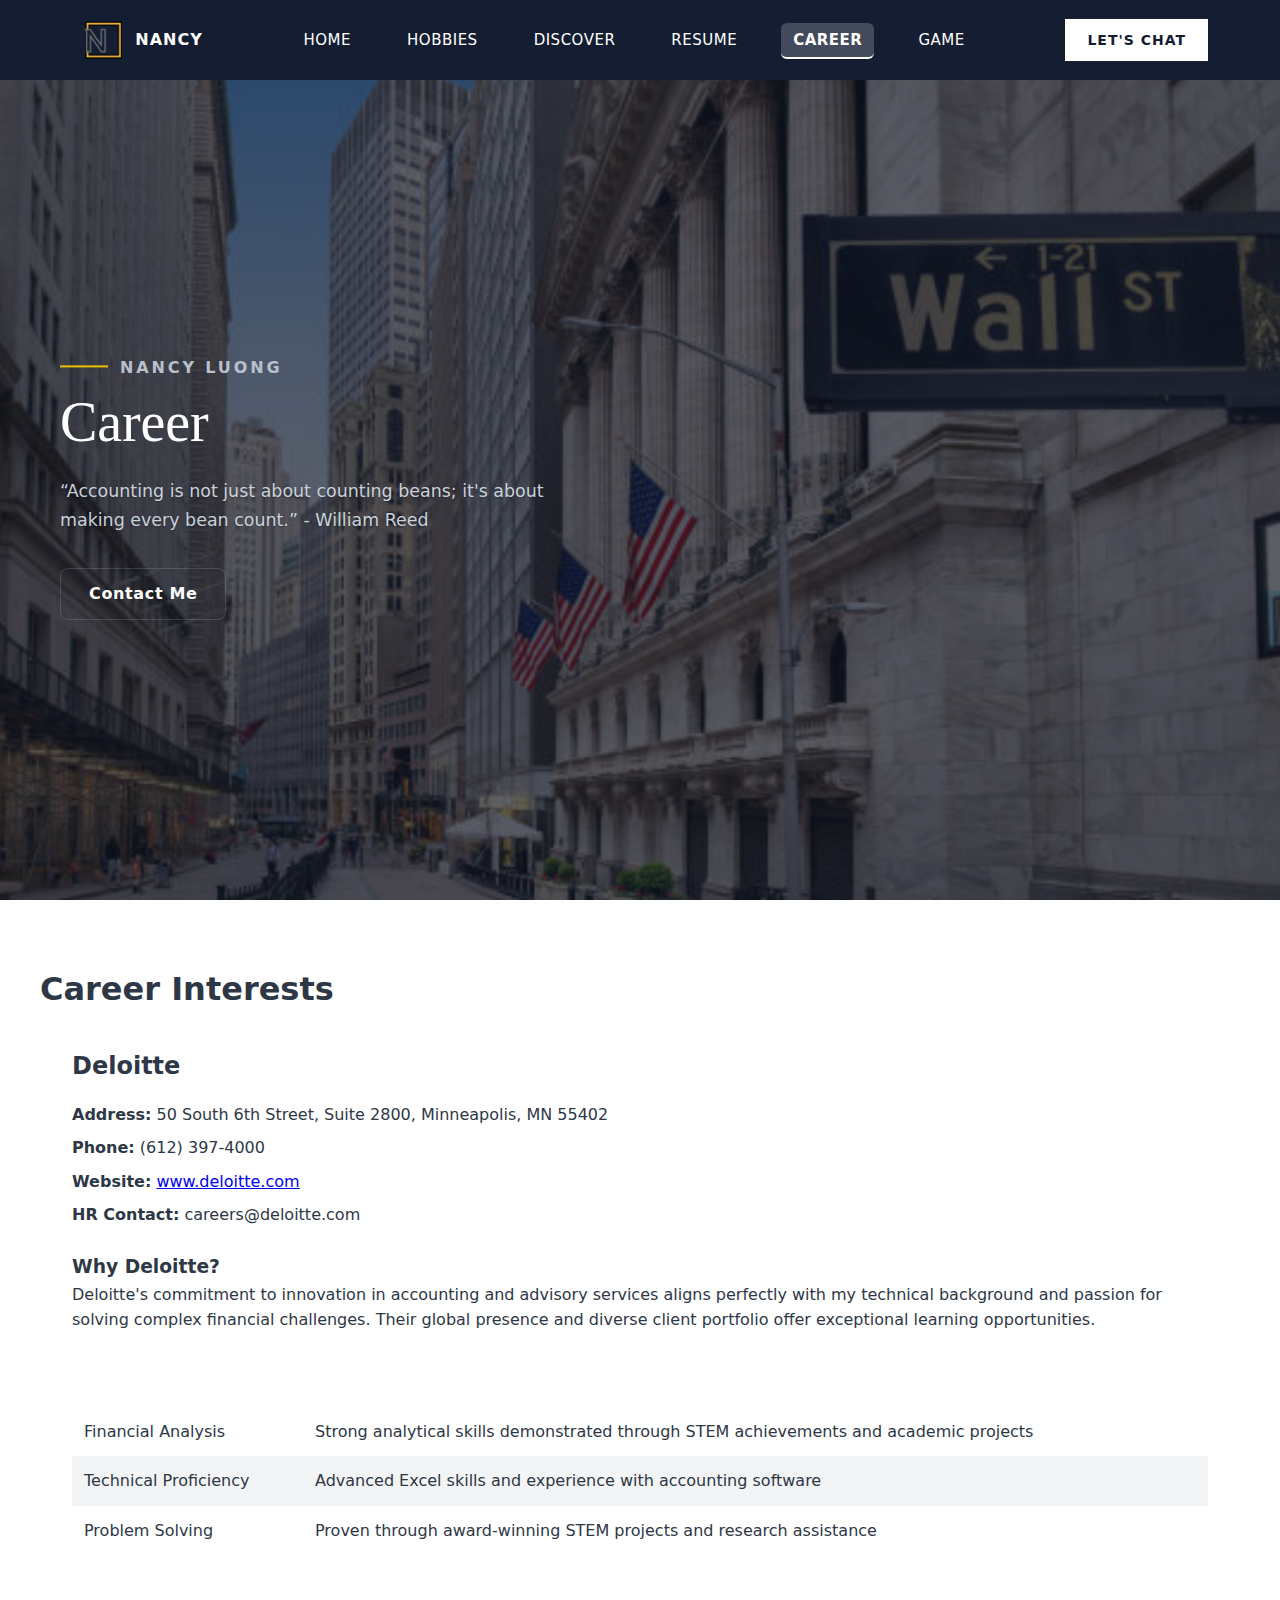
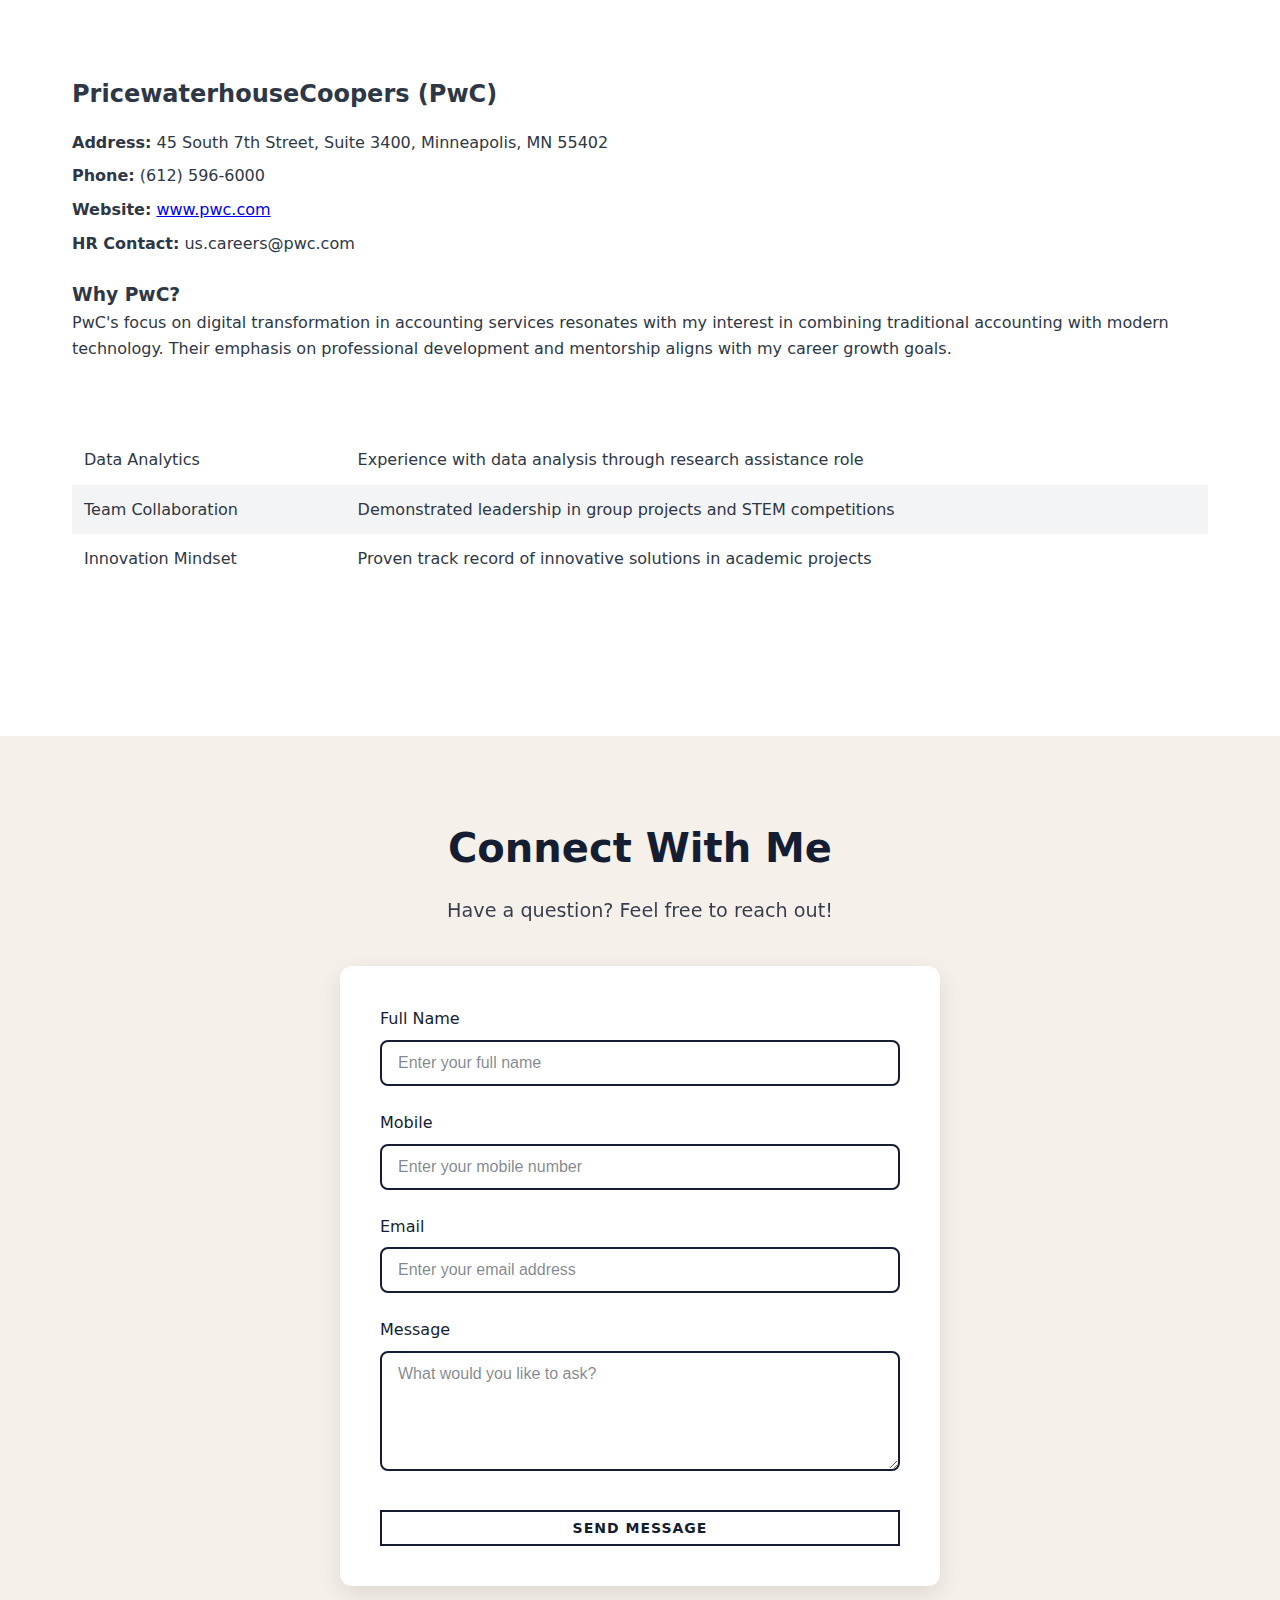
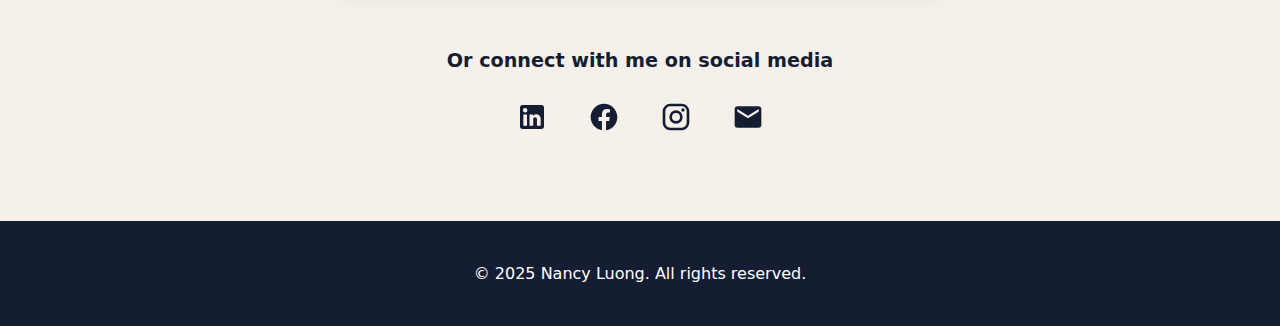
<file: career.html>
<!DOCTYPE html>
<html lang="en">
<head>
    <meta charset="UTF-8">
    <meta name="viewport" content="width=device-width, initial-scale=1.0">
    <title>Career Interests - Nancy Luong</title>
    <link rel="stylesheet" href="styles.css">
    <style>
        .career-section {
            padding: 4rem 0;
        }
        
        .company-card {
            background: var(--gray-100);
            border-radius: 8px;
            padding: 2rem;
            margin-bottom: 2rem;
        }
        
        .company-card h2 {
            color: var(--navy);
            margin-bottom: 1rem;
        }
        
        .company-meta {
            margin-bottom: 1.5rem;
        }
        
        .company-meta p {
            margin-bottom: 0.5rem;
        }
        
        .skills-table {
            width: 100%;
            border-collapse: collapse;
            margin: 1.5rem 0;
        }
        
        .skills-table th,
        .skills-table td {
            padding: 0.75rem;
            border: 1px solid var(--navy);
        }
        
        .skills-table th {
            background: var(--navy);
            color: var(--white);
            text-align: left;
        }
        
        .skills-table tr:nth-child(even) {
            background: rgba(11, 31, 58, 0.05);
        }
    </style>
</head>
<body>
    <a href="#main" class="skip-to-content">Skip to content</a>
    
   <header class="site-header">
  <div class="container header-content">
    <div class="header-left">
      <a href="index.html" class="logo-link">
    <img src="logo.png" alt="Nancy" class="logo-image">
        <span class="site-title">NANCY</span>
      </a>
    </div>

    <nav aria-label="Main" class="header-center">
      <button class="nav-toggle" aria-label="Toggle navigation" aria-expanded="false" data-nav-toggle>
        <svg width="24" height="24" viewBox="0 0 24 24" fill="none" stroke="currentColor" stroke-width="2">
          <path d="M3 6h18M3 12h18M3 18h18"/>
        </svg>
      </button>
      <ul class="nav-menu" data-nav-menu>
        <li><a href="index.html" class="nav-link">HOME</a></li>
        <li><a href="hobbies.html" class="nav-link">HOBBIES</a></li>
        <li><a href="discover.html" class="nav-link">DISCOVER</a></li>
        <li><a href="resume.html" class="nav-link">RESUME</a></li>
        <li><a href="career.html" class="nav-link active">CAREER</a></li>
        <li><a href="game.html" class="nav-link">GAME</a></li>
      </ul>
    </nav>

    <div class="header-right">
      <a href="#contact" class="btn btn-accent">LET'S CHAT</a>
    </div>
  </div>
</header>

<main id="main">
    <section class="hero" id="home">
        <div class="hero-background" aria-hidden="true">
          <img src="career.png" alt="" role="presentation" />
        </div>
      
        <div class="hero__content">
          <!-- Intro nhỏ, uppercase + có thể kẻ gạch vàng bằng ::before -->
          <p class="hero__intro">NANCY LUONG</p>
      
          <!-- Highlight to, xuống dòng giống mockup -->
          <h1 class="hero__title">
            Career
          </h1>
      
          <!-- Body text gọn gàng -->
          <p class="hero__desc">
            “Accounting is not just about counting beans; it's about making every bean count.” - William Reed


        </p>
      
          <!-- Buttons: primary (solid) + ghost (outline) -->
          <div class="hero__actions">
            <a
              href="#contact"
              class="btn btn--ghost"
              aria-label="Contact Nancy"
            >
              Contact Me
            </a>
          </div>
        </div>
      </section>
        <div class="container career-section">
            <h1>Career Interests</h1>

            <article class="company-card">
                <h2>Deloitte</h2>
                <div class="company-meta">
                    <p><strong>Address:</strong> 50 South 6th Street, Suite 2800, Minneapolis, MN 55402</p>
                    <p><strong>Phone:</strong> (612) 397-4000</p>
                    <p><strong>Website:</strong> <a href="https://www2.deloitte.com/us/en.html">www.deloitte.com</a></p>
                    <p><strong>HR Contact:</strong> careers@deloitte.com</p>
                </div>
                
                <h3>Why Deloitte?</h3>
                <p>Deloitte's commitment to innovation in accounting and advisory services aligns perfectly with my technical background and passion for solving complex financial challenges. Their global presence and diverse client portfolio offer exceptional learning opportunities.</p>
                
                <table class="skills-table">
                    <thead>
                        <tr>
                            <th>Required Skills</th>
                            <th>My Qualifications</th>
                        </tr>
                    </thead>
                    <tbody>
                        <tr>
                            <td>Financial Analysis</td>
                            <td>Strong analytical skills demonstrated through STEM achievements and academic projects</td>
                        </tr>
                        <tr>
                            <td>Technical Proficiency</td>
                            <td>Advanced Excel skills and experience with accounting software</td>
                        </tr>
                        <tr>
                            <td>Problem Solving</td>
                            <td>Proven through award-winning STEM projects and research assistance</td>
                        </tr>
                    </tbody>
                </table>
            </article>

            <article class="company-card">
                <h2>PricewaterhouseCoopers (PwC)</h2>
                <div class="company-meta">
                    <p><strong>Address:</strong> 45 South 7th Street, Suite 3400, Minneapolis, MN 55402</p>
                    <p><strong>Phone:</strong> (612) 596-6000</p>
                    <p><strong>Website:</strong> <a href="https://www.pwc.com/us/en.html">www.pwc.com</a></p>
                    <p><strong>HR Contact:</strong> us.careers@pwc.com</p>
                </div>
                
                <h3>Why PwC?</h3>
                <p>PwC's focus on digital transformation in accounting services resonates with my interest in combining traditional accounting with modern technology. Their emphasis on professional development and mentorship aligns with my career growth goals.</p>
                
                <table class="skills-table">
                    <thead>
                        <tr>
                            <th>Required Skills</th>
                            <th>My Qualifications</th>
                        </tr>
                    </thead>
                    <tbody>
                        <tr>
                            <td>Data Analytics</td>
                            <td>Experience with data analysis through research assistance role</td>
                        </tr>
                        <tr>
                            <td>Team Collaboration</td>
                            <td>Demonstrated leadership in group projects and STEM competitions</td>
                        </tr>
                        <tr>
                            <td>Innovation Mindset</td>
                            <td>Proven track record of innovative solutions in academic projects</td>
                        </tr>
                    </tbody>
                </table>
            </article>
        </div>

        <section id="contact" class="contact">
            <div class="container">
                <h2>Connect With Me</h2>
                <p class="contact__subtitle">Have a question? Feel free to reach out!</p>
                
                <form class="contact-form">
                    <div class="form-group">
                        <label for="fullName">Full Name</label>
                        <input type="text" id="fullName" name="fullName" required placeholder="Enter your full name">
                    </div>
                    
                    <div class="form-group">
                        <label for="mobile">Mobile</label>
                        <input type="tel" id="mobile" name="mobile" required placeholder="Enter your mobile number">
                    </div>
                    
                    <div class="form-group">
                        <label for="email">Email</label>
                        <input type="email" id="email" name="email" required placeholder="Enter your email address">
                    </div>
                    
                    <div class="form-group">
                        <label for="message">Message</label>
                        <textarea id="message" name="message" rows="4" placeholder="What would you like to ask?"></textarea>
                    </div>
                    
                    <button type="submit" class="btn btn-accent submit-btn">Send Message</button>
                </form>

                <div class="social-links">
                    <h3>Or connect with me on social media</h3>
                    <ul class="contact__links">
                        <li>
                            <a href="https://www.linkedin.com/in/nancy-luong-075a69362/" class="contact__link" aria-label="LinkedIn Profile">
                            <svg class="contact__icon" viewBox="0 0 24 24" fill="currentColor">
                                <path d="M19 3a2 2 0 0 1 2 2v14a2 2 0 0 1-2 2H5a2 2 0 0 1-2-2V5a2 2 0 0 1 2-2h14m-.5 15.5v-5.3a3.26 3.26 0 0 0-3.26-3.26c-.85 0-1.84.52-2.32 1.3v-1.11h-2.79v8.37h2.79v-4.93c0-.77.62-1.4 1.39-1.4a1.4 1.4 0 0 1 1.4 1.4v4.93h2.79M6.88 8.56a1.68 1.68 0 0 0 1.68-1.68c0-.93-.75-1.69-1.68-1.69a1.69 1.69 0 0 0-1.69 1.69c0 .93.76 1.68 1.69 1.68m1.39 9.94v-8.37H5.5v8.37h2.77z"/>
                            </svg>
                        </a>
                    </li>
                    <li>
                        <a href="https://www.facebook.com/bich.thao.814271/" class="contact__link" aria-label="Facebook Profile">
                            <svg class="contact__icon" viewBox="0 0 24 24" fill="currentColor">
                                <path d="M12 2.04C6.5 2.04 2 6.53 2 12.06C2 17.06 5.66 21.21 10.44 21.96V14.96H7.9V12.06H10.44V9.85C10.44 7.34 11.93 5.96 14.22 5.96C15.31 5.96 16.45 6.15 16.45 6.15V8.62H15.19C13.95 8.62 13.56 9.39 13.56 10.18V12.06H16.34L15.89 14.96H13.56V21.96A10 10 0 0 0 22 12.06C22 6.53 17.5 2.04 12 2.04Z"/>
                            </svg>
                        </a>
                    </li>
                    <li>
                        <a href="https://www.instagram.com/nancyluonggg/" class="contact__link" aria-label="Instagram Profile">
                            <svg class="contact__icon" viewBox="0 0 24 24" fill="currentColor">
                                <path d="M7.8 2h8.4C19.4 2 22 4.6 22 7.8v8.4a5.8 5.8 0 0 1-5.8 5.8H7.8C4.6 22 2 19.4 2 16.2V7.8A5.8 5.8 0 0 1 7.8 2m-.2 2A3.6 3.6 0 0 0 4 7.6v8.8C4 18.39 5.61 20 7.6 20h8.8a3.6 3.6 0 0 0 3.6-3.6V7.6C20 5.61 18.39 4 16.4 4H7.6m9.65 1.5a1.25 1.25 0 0 1 1.25 1.25A1.25 1.25 0 0 1 17.25 8 1.25 1.25 0 0 1 16 6.75a1.25 1.25 0 0 1 1.25-1.25M12 7a5 5 0 0 1 5 5 5 5 0 0 1-5 5 5 5 0 0 1-5-5 5 5 0 0 1 5-5m0 2a3 3 0 0 0-3 3 3 3 0 0 0 3 3 3 3 0 0 0 3-3 3 3 0 0 0-3-3z"/>
                            </svg>
                        </a>
                    </li>
                    <li>
                        <a href="mailto:luong135@d.umn.edu" class="contact__link" aria-label="Email">
                            <svg class="contact__icon" viewBox="0 0 24 24" fill="currentColor">
                                <path d="M20 4H4c-1.1 0-2 .9-2 2v12c0 1.1.9 2 2 2h16c1.1 0 2-.9 2-2V6c0-1.1-.9-2-2-2zm0 4l-8 5-8-5V6l8 5 8-5v2z"/>
                            </svg>
                        </a>
                    </li>
                </ul>
            </div>
        </section>
    </main>

    <footer class="site-footer">
        <div class="container">
            <p>&copy; 2025 Nancy Luong. All rights reserved.</p>
        </div>
    </footer>

    <script src="script.js"></script>
</body>
</html>
</file>
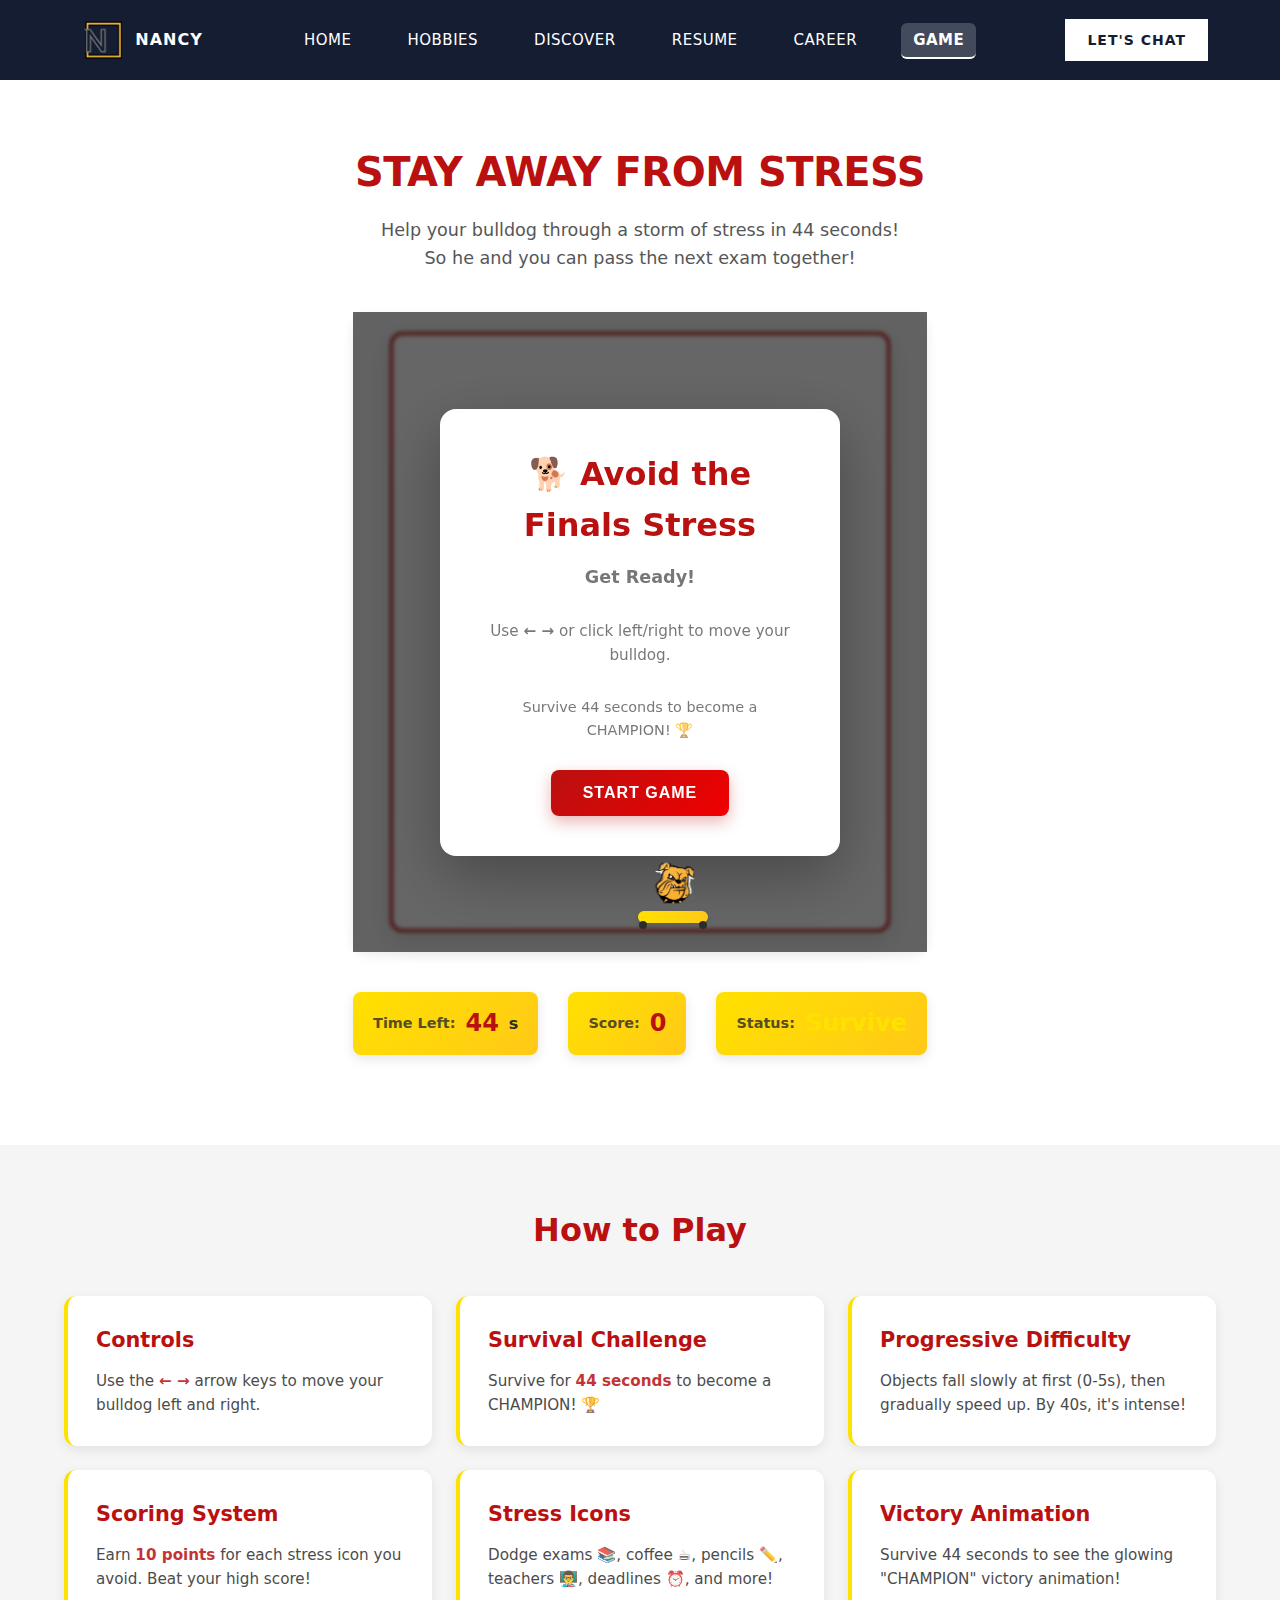
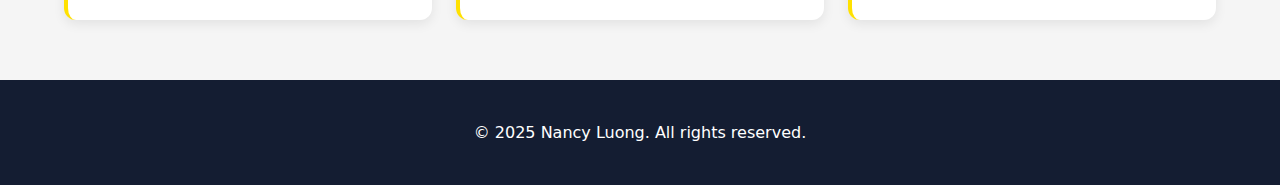
<file: game.html>
<!DOCTYPE html>
<html lang="en">
<head>
    <meta charset="UTF-8">
    <meta name="viewport" content="width=device-width, initial-scale=1.0">
    <meta name="description" content="Avoid the Finals Stress - UMD Edition. A fun game to test your reflexes during finals week!">
    <title>Avoid the Finals Stress - UMD Edition | Nancy Luong</title>
    <link rel="stylesheet" href="styles.css">
    <link rel="stylesheet" href="avoid-game.css">
</head>
<body>
    <a href="#main" class="skip-to-content">Skip to content</a>
    
    <header class="site-header">
        <div class="container header-content">
            <div class="header-left">
                <a href="index.html" class="logo-link">
                    <img src="logo.png" alt="Nancy" class="logo-image">
                    <span class="site-title">NANCY</span>
                </a>
            </div>
            
            <nav aria-label="Main" class="header-center">
                <button class="nav-toggle" aria-label="Toggle navigation" aria-expanded="false" data-nav-toggle>
                    <svg width="24" height="24" viewBox="0 0 24 24" fill="none" stroke="currentColor" stroke-width="2">
                        <path d="M3 6h18M3 12h18M3 18h18"/>
                    </svg>
                </button>
                <ul class="nav-menu" data-nav-menu>
                    <li><a href="index.html" class="nav-link">HOME</a></li>
                    <li><a href="hobbies.html" class="nav-link">HOBBIES</a></li>
                    <li><a href="discover.html" class="nav-link">DISCOVER</a></li>
                    <li><a href="resume.html" class="nav-link">RESUME</a></li>
                    <li><a href="career.html" class="nav-link">CAREER</a></li>
                    <li><a href="game.html" class="nav-link active">GAME</a></li>
                </ul>
            </nav>
            
            <div class="header-right">
                <a href="#contact" class="btn btn-accent">LET'S CHAT</a>
            </div>
        </div>
    </header>

    <main id="main">
        <section class="game-section">
            <div class="container">
                <div class="game-header">
                    <h1>STAY AWAY FROM STRESS</h1>
                    <p>Help your bulldog through a storm of stress in 44 seconds!</p>
                    <p>So he and you can pass the next exam together!</p>
                </div>

                <div class="game-wrapper">
                    <div id="gameBoard" class="game-board">
                        <!-- Game will be rendered here -->
                    </div>

                    <!-- overlay PHẢI nằm trong game-wrapper -->
                    <div id="gameOverlay" class="game-overlay hidden">
                        <div class="overlay-content">
                            <h2 id="overlayTitle">Get Ready!</h2>
                            <p id="overlayMessage">Use ← → to move</p>
                            <button id="startBtn" class="btn-primary">Start Game</button>
                            <button id="restartBtn" class="btn-primary hidden">Play Again</button>
                        </div>
                    </div>
                </div> <!-- <- giờ mới đóng game-wrapper -->

                <div class="game-info">
                    <div class="info-item">
                        <span class="label">Time Left:</span>
                        <span id="timer" class="value">44</span>s
                    </div>
                    <div class="info-item">
                        <span class="label">Score:</span>
                        <span id="score" class="value">0</span>
                    </div>
                    <div class="info-item">
                        <span class="label">Status:</span>
                        <span id="status" class="value" style="color: #FFE100;">Survive</span>
                    </div>
                </div>
            </div>
        </section>

        <section class="game-instructions">
            <div class="container">
                <h2>How to Play</h2>
                <div class="instructions-grid">
                    <div class="instruction-card">
                        <h3>Controls</h3>
                        <p>Use the <strong>← →</strong> arrow keys to move your bulldog left and right.</p>
                    </div>
                    <div class="instruction-card">
                        <h3>Survival Challenge</h3>
                        <p>Survive for <strong>44 seconds</strong> to become a CHAMPION! 🏆</p>
                    </div>
                    <div class="instruction-card">
                        <h3>Progressive Difficulty</h3>
                        <p>Objects fall slowly at first (0-5s), then gradually speed up. By 40s, it's intense!</p>
                    </div>
                    <div class="instruction-card">
                        <h3>Scoring System</h3>
                        <p>Earn <strong>10 points</strong> for each stress icon you avoid. Beat your high score!</p>
                    </div>
                    <div class="instruction-card">
                        <h3>Stress Icons</h3>
                        <p>Dodge exams 📚, coffee ☕, pencils ✏️, teachers 👨‍🏫, deadlines ⏰, and more!</p>
                    </div>
                    <div class="instruction-card">
                        <h3>Victory Animation</h3>
                        <p>Survive 44 seconds to see the glowing "CHAMPION" victory animation!</p>
                    </div>
                </div>
            </div>
        </section>
    </main>

    <footer class="site-footer">
        <div class="container">
            <p>&copy; 2025 Nancy Luong. All rights reserved.</p>
        </div>
    </footer>

    <script src="script.js"></script>
    <script src="avoid-game.js"></script>
</body>
</html>
</file>
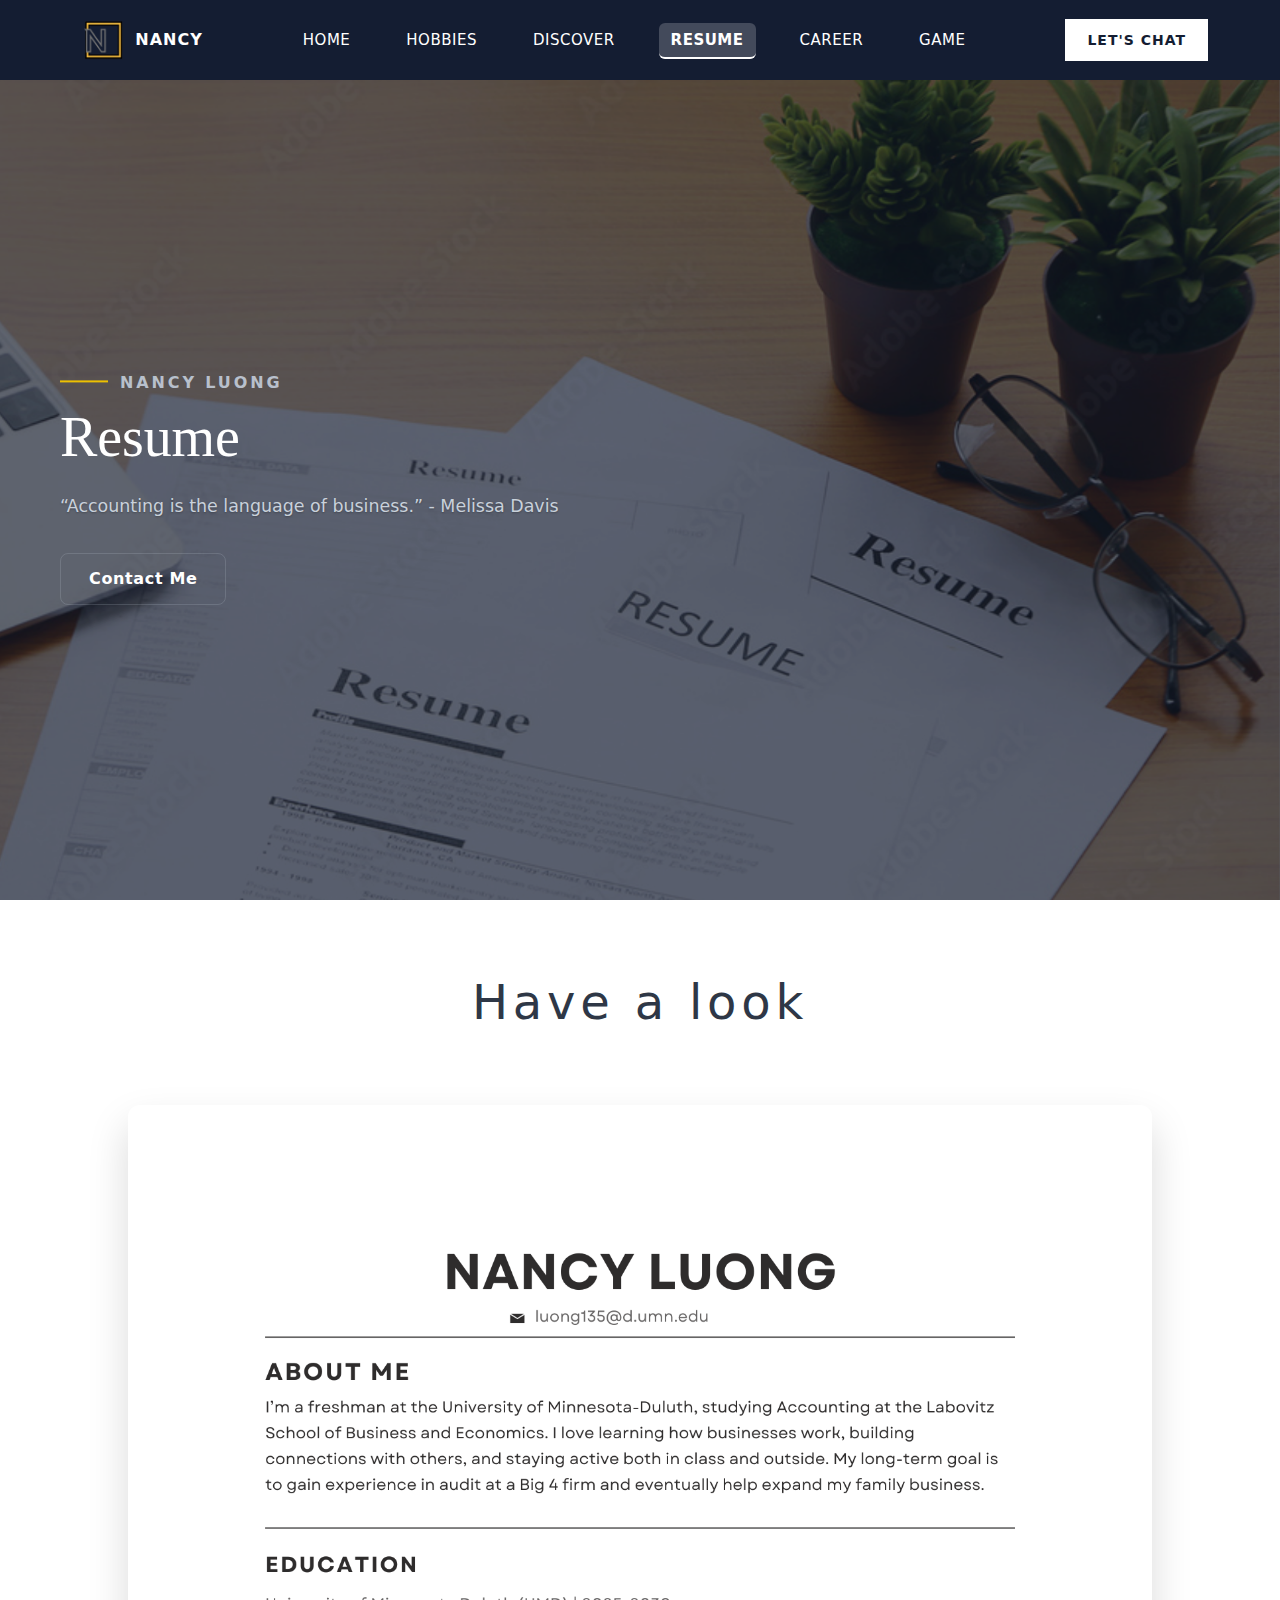
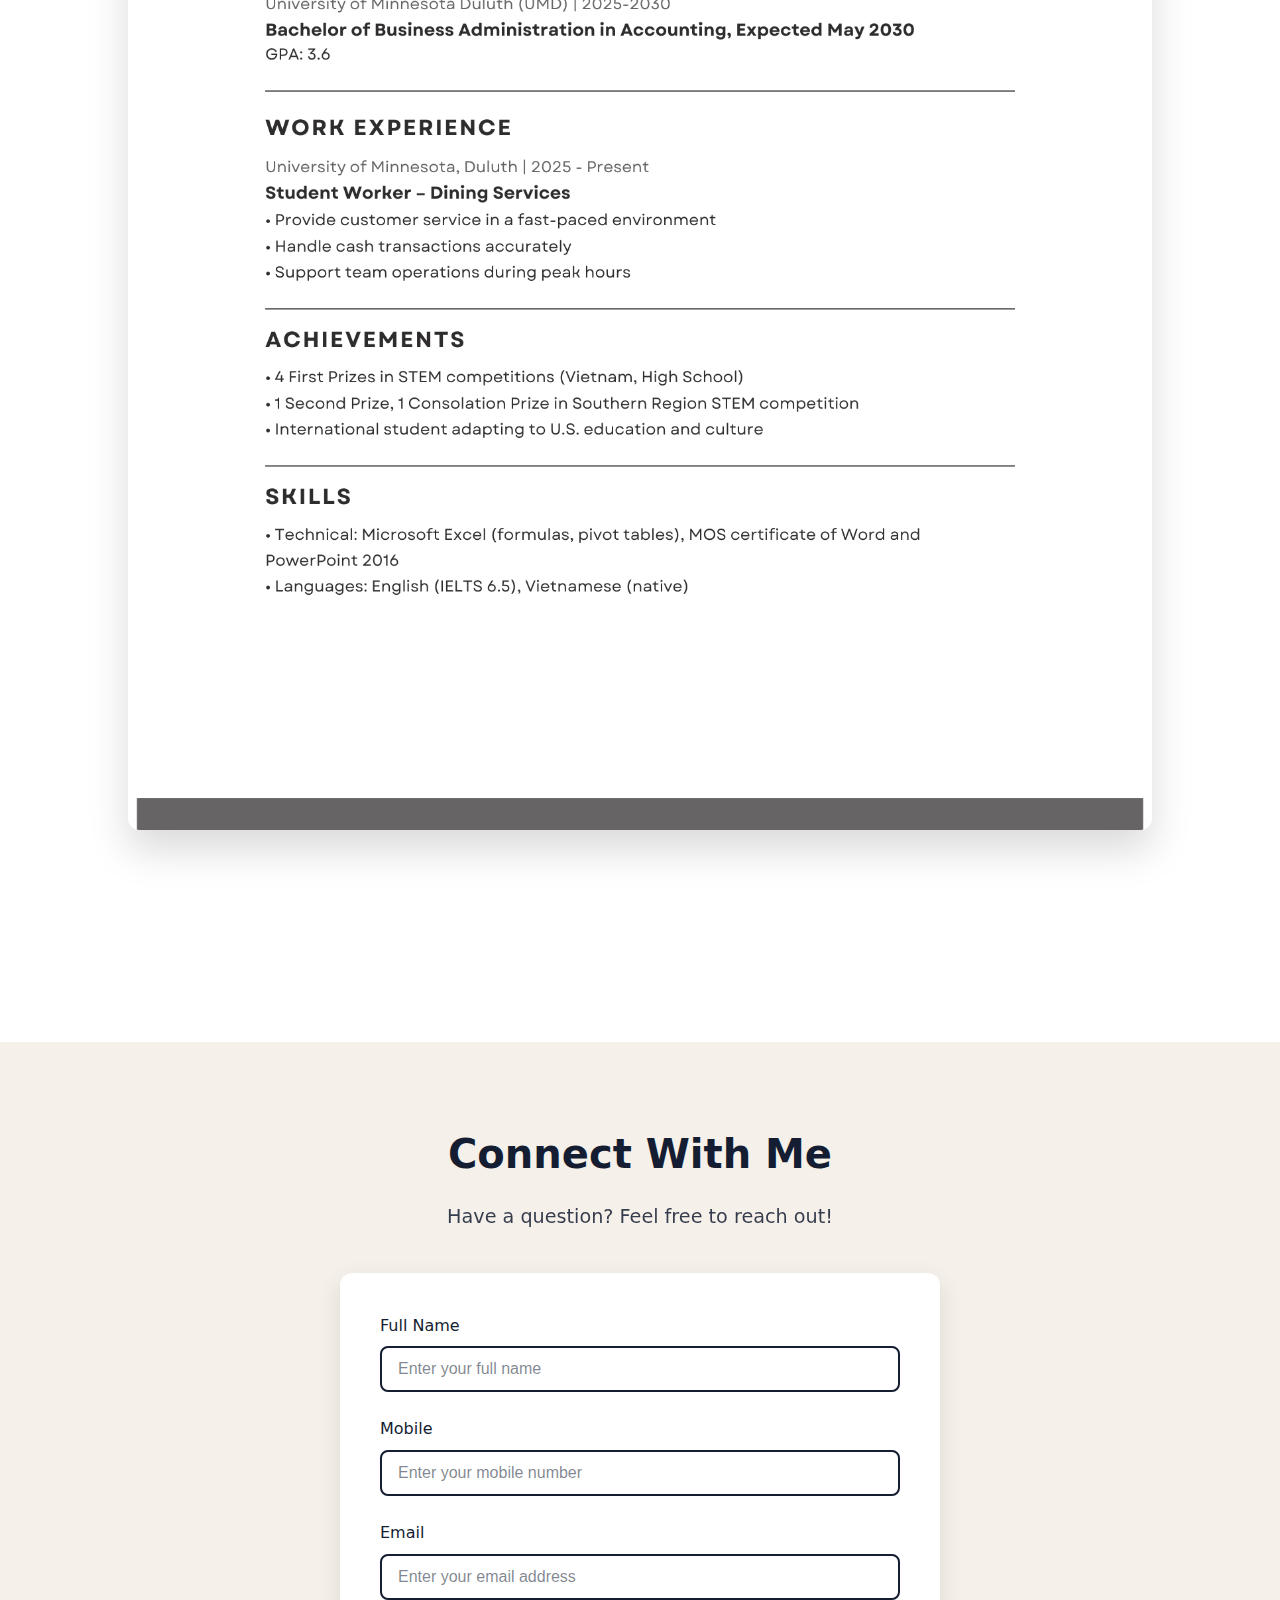
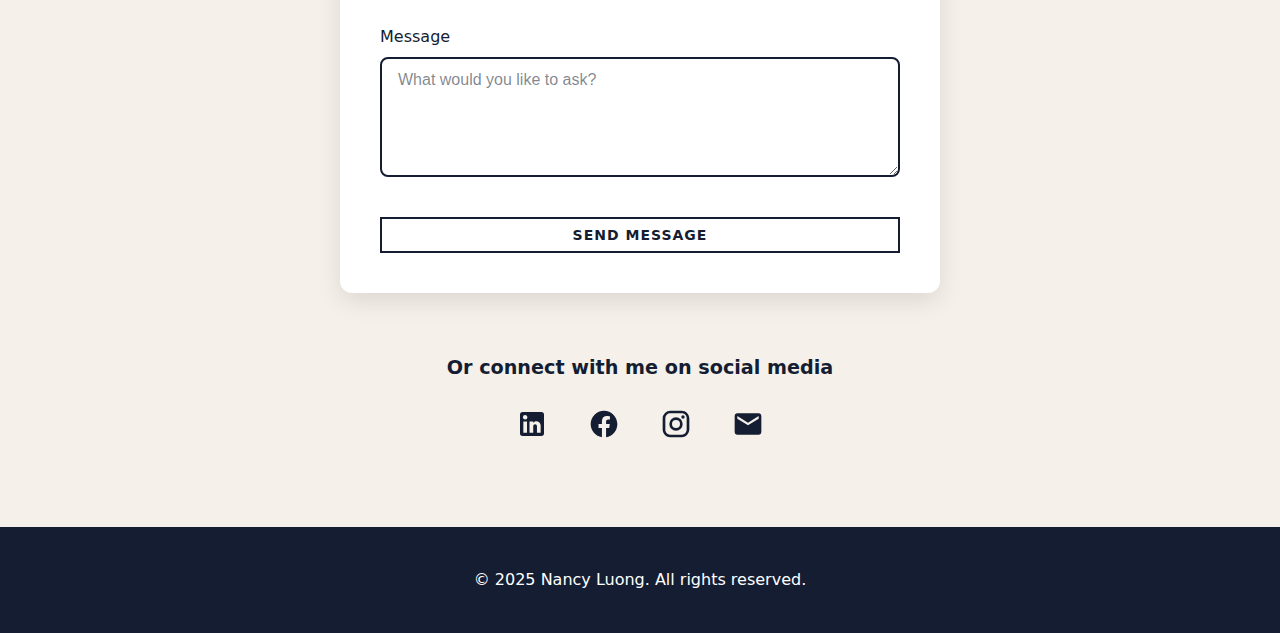
<file: resume.html>
<!DOCTYPE html>
<html lang="en">
<head>
    <meta charset="UTF-8">
    <meta name="viewport" content="width=device-width, initial-scale=1.0">
    <title>Resume - Nancy Luong</title>
  <link rel="stylesheet" href="styles.css">
    <style>
        .have-look-section {
            text-align: center;
            padding: 4rem 0 2rem 0;
        }
        
        .have-look-text {
            font-size: 3rem;
            font-weight: 300;
            color: var(--navy);
            margin: 0;
            letter-spacing: 0.1em;
        }
        
        .resume-image-section {
            text-align: center;
            padding: 2rem 0;
        }
        
        .resume-image {
            max-width: 80%;
            height: auto;
            border-radius: 12px;
            box-shadow: 0 20px 40px rgba(0, 0, 0, 0.15);
            transition: transform 0.3s ease, box-shadow 0.3s ease;
        }
        
        .resume-image:hover {
            transform: translateY(-5px);
            box-shadow: 0 25px 50px rgba(0, 0, 0, 0.2);
        }
        
        .download-section {
            text-align: center;
            padding: 3rem 0 4rem 0;
        }
        
        .download-btn {
            display: inline-block;
            padding: 1rem 2.5rem;
            font-size: 1.1rem;
            font-weight: 600;
            text-decoration: none;
            border-radius: 8px;
            transition: all 0.3s ease;
            background: var(--navy);
            color: white;
            border: 2px solid var(--navy);
        }
        
        .download-btn:hover {
            background: transparent;
            color: var(--navy);
            transform: translateY(-2px);
            box-shadow: 0 8px 20px rgba(0, 0, 0, 0.15);
        }
    </style>
</head>
<body>
    <a href="#main" class="skip-to-content">Skip to content</a>
    
   <header class="site-header">
  <div class="container header-content">
    <div class="header-left">
      <a href="index.html" class="logo-link">
  <img src="logo.png" alt="Nancy" class="logo-image">
        <span class="site-title">NANCY</span>
      </a>
    </div>

    <nav aria-label="Main" class="header-center">
      <button class="nav-toggle" aria-label="Toggle navigation" aria-expanded="false" data-nav-toggle>
        <svg width="24" height="24" viewBox="0 0 24 24" fill="none" stroke="currentColor" stroke-width="2">
          <path d="M3 6h18M3 12h18M3 18h18"/>
        </svg>
      </button>
      <ul class="nav-menu" data-nav-menu>
        <li><a href="index.html" class="nav-link">HOME</a></li>
        <li><a href="hobbies.html" class="nav-link">HOBBIES</a></li>
        <li><a href="discover.html" class="nav-link">DISCOVER</a></li>
        <li><a href="resume.html" class="nav-link active">RESUME</a></li>
        <li><a href="career.html" class="nav-link">CAREER</a></li>
        <li><a href="game.html" class="nav-link">GAME</a></li>
      </ul>
    </nav>

    <div class="header-right">
      <a href="#contact" class="btn btn-accent">LET'S CHAT</a>
    </div>
  </div>
</header>

<main id="main">
    <section class="hero" id="home">
        <div class="hero-background" aria-hidden="true">
          <img src="resume.png" alt="" role="presentation" />
        </div>
      
        <div class="hero__content">
          <!-- Intro nhỏ, uppercase + có thể kẻ gạch vàng bằng ::before -->
          <p class="hero__intro">NANCY LUONG</p>
      
          <!-- Highlight to, xuống dòng giống mockup -->
          <h1 class="hero__title">
            Resume
          </h1>
      
          <!-- Body text gọn gàng -->
          <p class="hero__desc">
“Accounting is the language of business.” - Melissa Davis
          </p>
      
          <!-- Buttons: primary (solid) + ghost (outline) -->
          <div class="hero__actions">
            <a
              href="#contact"
              class="btn btn--ghost"
              aria-label="Contact Nancy"
            >
              Contact Me
            </a>
          </div>
        </div>
      </section>
      <!-- Centered "Have a look" title -->
      <div class="have-look-section">
        <h2 class="have-look-text">Have a look</h2>
      </div>
      
      <!-- Centered resume image with shadow -->
      <div class="resume-image-section">
  <img src="NancyCV.png" alt="Nancy's Resume" class="resume-image">
      </div>
      
      <!-- Download CV button -->
      <div class="download-section">
        <a href="NancyCV.png" download="Nancy_Luong_Resume.png" class="btn btn-primary download-btn">
          Download CV
        </a>
      </div>

      <section id="contact" class="contact">
            <div class="container">
                <h2>Connect With Me</h2>
                <p class="contact__subtitle">Have a question? Feel free to reach out!</p>
                
                <form class="contact-form">
                    <div class="form-group">
                        <label for="fullName">Full Name</label>
                        <input type="text" id="fullName" name="fullName" required placeholder="Enter your full name">
                    </div>
                    
                    <div class="form-group">
                        <label for="mobile">Mobile</label>
                        <input type="tel" id="mobile" name="mobile" required placeholder="Enter your mobile number">
                    </div>
                    
                    <div class="form-group">
                        <label for="email">Email</label>
                        <input type="email" id="email" name="email" required placeholder="Enter your email address">
                    </div>
                    
                    <div class="form-group">
                        <label for="message">Message</label>
                        <textarea id="message" name="message" rows="4" placeholder="What would you like to ask?"></textarea>
                    </div>
                    
                    <button type="submit" class="btn btn-accent submit-btn">Send Message</button>
                </form>

                <div class="social-links">
                    <h3>Or connect with me on social media</h3>
                    <ul class="contact__links">
                        <li>
                            <a href="https://www.linkedin.com/in/nancy-luong-075a69362/" class="contact__link" aria-label="LinkedIn Profile">
                            <svg class="contact__icon" viewBox="0 0 24 24" fill="currentColor">
                                <path d="M19 3a2 2 0 0 1 2 2v14a2 2 0 0 1-2 2H5a2 2 0 0 1-2-2V5a2 2 0 0 1 2-2h14m-.5 15.5v-5.3a3.26 3.26 0 0 0-3.26-3.26c-.85 0-1.84.52-2.32 1.3v-1.11h-2.79v8.37h2.79v-4.93c0-.77.62-1.4 1.39-1.4a1.4 1.4 0 0 1 1.4 1.4v4.93h2.79M6.88 8.56a1.68 1.68 0 0 0 1.68-1.68c0-.93-.75-1.69-1.68-1.69a1.69 1.69 0 0 0-1.69 1.69c0 .93.76 1.68 1.69 1.68m1.39 9.94v-8.37H5.5v8.37h2.77z"/>
                            </svg>
                        </a>
                    </li>
                    <li>
                        <a href="https://www.facebook.com/bich.thao.814271/" class="contact__link" aria-label="Facebook Profile">
                            <svg class="contact__icon" viewBox="0 0 24 24" fill="currentColor">
                                <path d="M12 2.04C6.5 2.04 2 6.53 2 12.06C2 17.06 5.66 21.21 10.44 21.96V14.96H7.9V12.06H10.44V9.85C10.44 7.34 11.93 5.96 14.22 5.96C15.31 5.96 16.45 6.15 16.45 6.15V8.62H15.19C13.95 8.62 13.56 9.39 13.56 10.18V12.06H16.34L15.89 14.96H13.56V21.96A10 10 0 0 0 22 12.06C22 6.53 17.5 2.04 12 2.04Z"/>
                            </svg>
                        </a>
                    </li>
                    <li>
                        <a href="https://www.instagram.com/nancyluonggg/" class="contact__link" aria-label="Instagram Profile">
                            <svg class="contact__icon" viewBox="0 0 24 24" fill="currentColor">
                                <path d="M7.8 2h8.4C19.4 2 22 4.6 22 7.8v8.4a5.8 5.8 0 0 1-5.8 5.8H7.8C4.6 22 2 19.4 2 16.2V7.8A5.8 5.8 0 0 1 7.8 2m-.2 2A3.6 3.6 0 0 0 4 7.6v8.8C4 18.39 5.61 20 7.6 20h8.8a3.6 3.6 0 0 0 3.6-3.6V7.6C20 5.61 18.39 4 16.4 4H7.6m9.65 1.5a1.25 1.25 0 0 1 1.25 1.25A1.25 1.25 0 0 1 17.25 8 1.25 1.25 0 0 1 16 6.75a1.25 1.25 0 0 1 1.25-1.25M12 7a5 5 0 0 1 5 5 5 5 0 0 1-5 5 5 5 0 0 1-5-5 5 5 0 0 1 5-5m0 2a3 3 0 0 0-3 3 3 3 0 0 0 3 3 3 3 0 0 0 3-3 3 3 0 0 0-3-3z"/>
                            </svg>
                        </a>
                    </li>
                    <li>
                        <a href="mailto:luong135@d.umn.edu" class="contact__link" aria-label="Email">
                            <svg class="contact__icon" viewBox="0 0 24 24" fill="currentColor">
                                <path d="M20 4H4c-1.1 0-2 .9-2 2v12c0 1.1.9 2 2 2h16c1.1 0 2-.9 2-2V6c0-1.1-.9-2-2-2zm0 4l-8 5-8-5V6l8 5 8-5v2z"/>
                            </svg>
                        </a>
                    </li>
                </ul>
            </div>
        </section>
    </main>

    <footer class="site-footer">
        <div class="container">
            <p>&copy; 2025 Nancy Luong. All rights reserved.</p>
        </div>
    </footer>

  <script src="script.js"></script>
</body>
</html>
</file>
<file: styles.css>
:root {
  --main: #141d32;
  --main-800: #1a1a1a;
  --white: #ffffff;

  /* FIX: dùng màu chữ tối thay vì trắng */
  --text-main: var(--main);      /* hoặc đặt trực tiếp #141d32 */

  --accent: #EDC001;
  --bg-light: #F5F0E9;
  --gray-700: #2E3746;
}

/* ================= Reset & Base ================= */
*, *::before, *::after { box-sizing: border-box; margin: 0; padding: 0; }

body {
  font-family: 'Outfit', system-ui, -apple-system, Segoe UI, Roboto, Arial, sans-serif;
  line-height: 1.6;
  color: var(--gray-700);
}

/* Layout */
.container {
  max-width: 1200px;
  margin: 0 auto;
  padding: 0 24px;
}

/* Header - Larger Version */
.site-header {
  position: sticky;
  top: 0;
  z-index: 1000;
  background: var(--main);
  color: var(--white);
}

.header-content {
  display: grid;
  grid-template-columns: 200px 1fr auto;
  align-items: center;
  gap: 24px;
  padding: 16px 32px;
  min-height: 80px;
}

.header-left {
  justify-self: start;
}

.header-center {
  justify-self: center;
}

.header-right {
  justify-self: end;
}

.site-title {
  color: var(--white);
  text-decoration: none;
  font-size: 20px;
  font-weight: 600;
  letter-spacing: 0.5px;
}

/* Navigation */
.nav-toggle {
  display: none;
  background: none;
  border: none;
  color: var(--white);
  cursor: pointer;
  padding: 8px;
}

.nav-toggle svg {
  width: 32px;
  height: 32px;
}

.nav-menu {
  display: flex;
  align-items: center;
  justify-content: center;
  gap: 32px;
  list-style: none;
  margin: 0 auto;
  padding: 0;
  width: 100%;
  max-width: 800px;
}

.nav-link {
  color: var(--white);
  text-decoration: none;
  font-size: 15px;
  padding: 8px 12px;
  border-radius: 6px;
  transition: all 0.2s ease;
  text-transform: uppercase;
  letter-spacing: 0.5px;
}

.nav-link:hover,
.nav-link:focus {
  background: rgba(255, 255, 255, 0.15);
  transform: translateY(-2px);
}

.nav-link.active {
  background: rgba(255, 255, 255, 0.2);
  font-weight: 600;
  border-bottom: 2px solid var(--white);
}

/* ========== HERO (layout giữ nguyên) ========== */
.hero {
  position: relative;
  min-height: calc(100vh - 80px);
  margin-top: 0;
  display: flex;
  align-items: center;
  overflow: hidden;
  background: #0e1318; /* fallback nếu ảnh tối quá */
}

.hero-background {
  position: absolute;
  inset: 0;
  z-index: 1;
}

.hero-background img {
  width: 100%;
  height: 100%;
  object-fit: cover;
  object-position: center right;
  filter: brightness(.85); /* cho chữ nổi hơn */
}

.hero__content {
  position: relative;
  z-index: 2;
  max-width: 650px;
  padding: 30px 60px;
  color: var(--white, #fff);
}

/* ========== TEXT ========== */
/* Intro nhỏ, uppercase + letter-spacing, có thể thêm gạch vàng bằng ::before */
.hero__intro {
  font-family: var(--font-sans, "Inter", system-ui, sans-serif);
  font-weight: 600;
  font-size: clamp(0.8rem, 0.6rem + 0.6vw, 1rem);
  line-height: 1;
  letter-spacing: 0.18em;
  text-transform: uppercase;
  color: var(--muted, #b8c0cc);
  margin: 0 0 16px 0;
  position: relative;
}
.hero__intro::before{
  content:"";
  display:inline-block;
  width: 48px;
  height: 2px;
  background: var(--accent, #d8ae68);
  margin-right: 12px;
  transform: translateY(-0.35em);
}

/* Highlight title to, line-height chặt */
.hero__title {
  color: var(--white);
  font-family: "Bodoni Moda", ui-serif, Georgia, serif;
  font-style: normal;

  /* lighter + smaller so it doesn’t look bold */
  font-weight: 500; /* try 500 first; bump to 600 if too thin */
  font-size: clamp(2.3rem, 1.5rem + 2.5vw, 3.6rem);
  line-height: 1.08;
  letter-spacing: -0.002em;
  margin: 0 0 24px 0;

  /* crisp rendering + prevent synthetic bold/italic */
  font-kerning: normal;
  font-variant-ligatures: common-ligatures;
  font-feature-settings: "liga","kern";
  font-optical-sizing: auto;
  font-synthesis: none;
  -webkit-font-smoothing: antialiased;
  text-rendering: optimizeLegibility;

  /* if variable font is served, this locks the weight precisely */
  font-variation-settings: "wght" 500, "opsz" 48;
}

/* Body text gọn */
.hero__desc {
  font-family: var(--font-sans, "Inter", system-ui, sans-serif);
  font-size: clamp(0.95rem, 0.85rem + 0.3vw, 1.125rem);
  line-height: 1.7;
  color: var(--ink-dim, #c9d1db);
  text-shadow: 0 1px 2px rgba(0,0,0,.25);
  margin: 0 0 32px 0;
}

/* ========== BUTTONS ========== */
.hero__actions {
  display: flex;
  gap: 20px;
  flex-wrap: wrap;
}

.btn{
  display: inline-flex;
  align-items: center;
  justify-content: center;
  padding: 12px 28px;
  border-radius: 8px;
  text-decoration: none;
  font-family: var(--font-sans, "Inter", system-ui, sans-serif);
  font-weight: 700;
  font-size: clamp(0.875rem, 0.8rem + 0.3vw, 1rem);
  letter-spacing: .04em;
  transition: transform .08s ease, box-shadow .2s ease, background .2s, color .2s, border-color .2s;
}
.btn:active{ transform: translateY(1px) scale(.99); }

.btn--primary{
  color: #1a1f25;
  background: linear-gradient(180deg, #e8c37f 0%, #d8ae68 100%);
  box-shadow: 0 8px 24px rgba(0,0,0,.35);
  border: 1px solid transparent;
}
.btn--primary:hover{ filter: brightness(1.06); }

.btn--ghost{
  color: var(--white, #fff);
  background: transparent;
  border: 1px solid rgba(200, 210, 222, 0.18);
}
.btn--ghost:hover{
  color: var(--accent, #d8ae68);
  border-color: var(--accent, #d8ae68);
}

/* ========== RESPONSIVE ========== */
@media (max-width: 1024px){
  .hero { min-height: auto; padding: 64px 0; }
  .hero__content { padding: 24px 24px; }
}
@media (max-width: 640px){
  .hero-background img{ object-position: center; filter: brightness(.8); }
  .hero__actions{ gap: 12px; }
}

@media (max-width: 420px){
  .hero__title { letter-spacing: -0.002em; }
}


/* Contact Section */
.contact {
  padding: 80px 0;
  background: var(--bg-light);
  color: var(--main); /* fallback text color for the whole section */
}

.contact h2 {
  text-align: center;
  font-size: 2.5rem;
  color: var(--main); /* was --text-main */
  margin-bottom: 16px;
}

.contact__subtitle {
  text-align: center;
  font-size: 1.2rem;
  color: var(--main); /* was --text-main */
  opacity: 0.85;
  margin-bottom: 40px;
}

.contact-form {
  max-width: 600px;
  margin: 0 auto 60px;
  padding: 40px;
  background: var(--white);
  border-radius: 12px;
  box-shadow: 0 8px 24px rgba(0, 0, 0, 0.1);
}

.form-group { margin-bottom: 24px; }

.form-group label {
  display: block;
  margin-bottom: 8px;
  font-weight: 500;
  color: var(--main); /* was --text-main */
}

.form-group input,
.form-group textarea {
  width: 100%;
  padding: 12px 16px;
  border: 2px solid var(--main);
  border-radius: 8px;
  font-family: 'Outfit', sans-serif;
  font-size: 1rem;
  transition: all 0.3s ease;
  background-color: var(--white);
  color: var(--main); /* was --text-main */
}

.form-group input::placeholder,
.form-group textarea::placeholder {
  color: color-mix(in srgb, var(--main) 55%, transparent); /* readable placeholder */
}

.form-group input:focus,
.form-group textarea:focus {
  outline: none;
  border-color: var(--accent);
  box-shadow: 0 0 0 1px var(--accent);
}

.form-group textarea {
  resize: vertical;
  min-height: 120px;
}

.submit-btn {
  width: 100%;
  padding: 16px;
  font-size: 1.1rem;
  margin-top: 8px;
  font-weight: 700;
  border: 2px solid var(--main);     /* navy border */
  border-radius: 8px;
  background: transparent;           /* keep it clean until hover */
  color: var(--main);                /* navy text */
  cursor: pointer;
  transition: all 0.25s ease;
}

.submit-btn:hover {
  background: var(--accent);         /* gold background */
  color: var(--main);                /* navy text */
  transform: translateY(-2px);
}

/* Social links */
.social-links { text-align: center; }

.social-links h3 {
  font-size: 1.2rem;
  color: var(--main);
  margin-bottom: 24px;
}

.contact__links {
  display: flex;
  justify-content: center;
  gap: 40px;
  list-style: none;
}

/* Links + icons use currentColor so text and SVG match */
.contact__link {
  color: var(--main);                 /* visible on light bg */
  transition: transform 0.3s, color 0.2s ease;
  display: inline-flex;
  align-items: center;
}

.contact__link:hover { 
  transform: translateY(-5px);
  color: var(--accent);               /* hover = gold */
}

.contact__icon {
  width: 32px;
  height: 32px;
  fill: currentColor;                 /* ensure SVG takes the link color */
}


/* Footer */
.site-footer {
  background: var(--main);
  color: var(--white);
  padding: 40px 0;
  text-align: center;
  font-size: 16px;
}

/* Media Queries */
@media (max-width: 1024px) {
  .header-content {
    padding: 20px 24px;
    min-height: 80px;
  }

  .site-title {
    font-size: 24px;
  }

  .nav-menu {
    gap: 24px;
  }

  .nav-link {
    font-size: 16px;
    padding: 10px 14px;
  }
}

@media (max-width: 1024px) {
  .header-content {
    grid-template-columns: auto 1fr auto;
    padding: 12px 20px;
  }

  .nav-menu {
    gap: 20px;
  }

  .nav-link {
    font-size: 14px;
    padding: 6px 10px;
  }
}

@media (max-width: 768px) {
  .header-content {
    grid-template-columns: auto 1fr auto;
    gap: 12px;
  }

  .btn-accent {
    font-size: 12px;
    padding: 6px 12px;
  }

  .nav-toggle {
    display: block;
    order: 3;
    margin-left: 8px;
  }

  .nav-menu {
    display: none;
    position: absolute;
    top: 100%;
    left: 0;
    right: 0;
    background: var(--main);
    padding: 16px;
    flex-direction: column;
    gap: 8px;
    box-shadow: 0 10px 25px rgba(0, 0, 0, 0.2);
  }

  .nav-menu.open {
    display: flex;
  }

  .nav-link {
    width: 100%;
    text-align: center;
  }

  .hero__content {
    padding: 40px 24px;
  }

  .hero__buttons {
    flex-direction: column;
  }

  .contact__links {
    flex-wrap: wrap;
    gap: 24px;
  }
}

/* Accessibility */
.skip-to-content {
  position: fixed;
  top: -100%;
  left: 20px;
  padding: 16px 24px;
  background: var(--navy);
  color: var(--white);
  z-index: 1001;
  transition: top 0.3s;
  border-radius: 0 0 8px 8px;
}

.skip-to-content:focus {
  top: 0;
}

/* Focus Styles */
:focus-visible {
  outline: 3px solid var(--navy);
  outline-offset: 2px;
}

/* Smooth Scrolling */
html {
  scroll-behavior: smooth;
}

/* Video Section */
.intro {
  padding: 80px 0;
}

.intro figure {
  max-width: 800px;
  margin: 0 auto;
}

.intro video {
  width: 100%;
  border-radius: 12px;
  box-shadow: 0 20px 40px rgba(0, 0, 0, 0.1);
}

.intro figcaption {
  text-align: center;
  margin-top: 16px;
  font-size: 18px;
  color: var(--accent);
}

/* Header Layout */
.header-content {
  display: grid;
  grid-template-columns: auto 1fr auto;
  align-items: center;
  gap: 24px;
  padding: 16px 32px;
  min-height: 80px;
}

.header-left {
  padding-left: 12px;
}

.logo-link {
  display: flex;
  align-items: center;
  text-decoration: none;
  gap: 12px;
}

.logo-image {
  height: 40px;
  width: auto;
  display: block;
}

.site-title {
  color: var(--white);
  font-size: 16px;
  font-weight: 600;
  letter-spacing: 1px;
}

.header-center {
  justify-self: center;
  width: 100%;
}

.header-right {
  margin-left: auto;
  display: flex;
  align-items: center;
}

@media (max-width: 768px) {
  .header-center {
    justify-self: end;
  }
  
  .header-right {
    margin-left: 0;
    order: 2;
  }
}

.btn-accent {
  background: var(--white);
  color: var(--main);
  padding: 8px 20px;
  font-size: 14px;
  font-weight: 600;
  letter-spacing: 1px;
  border-radius: 0px;
  text-decoration: none;
  transition: all 0.2s ease;
  text-transform: uppercase;
  border: 2px solid var(--white);
}

.btn-accent:hover {
  background: transparent;
  color: var(--white);
  border-color: var(--white);
  transform: translateY(-2px);
}

/* Đặt CUỐI FILE để thắng specificity */
.contact .btn.btn-accent.submit-btn {
  border: 2px solid var(--main);
  background: transparent;
  color: var(--main);
}
.contact .btn.btn-accent.submit-btn:hover {
  background: var(--accent);
  color: var(--main);
}

/* ===== Alternating half-width layout ===== */
.features {
  display: grid;
  gap: clamp(24px, 3vw, 40px);
  /* optional: full-bleed feel */
  /* background: #f7f9fc; */
}

.feature {
  display: grid;
  grid-template-columns: 1fr 1fr;    /* 50/50 split */
  align-items: stretch;
  min-height: min(64vh, 700px);      /* “half-screen” vibe */
  background: #fff;
  border-radius: 12px;
  overflow: hidden;
  box-shadow: 0 12px 30px rgba(0,0,0,.08);
}

/* default: image RIGHT, text LEFT */
.feature__media   { order: 2; position: relative; }
.feature__body    { order: 1; }

/* even rows: flip (image LEFT, text RIGHT) */
.feature:nth-child(even) .feature__media { order: 1; }
.feature:nth-child(even) .feature__body  { order: 2; }

/* media fills its half */
.feature__media img{
  width: 100%;
  height: 100%;
  display: block;
  object-fit: cover;     /* crop to fill without distortion */
  object-position: center;
}

/* text side */
.feature__body{
  padding: clamp(24px, 4vw, 48px);
  display: flex;
  flex-direction: column;
  justify-content: center;
  gap: 10px;
  border-left: 1px solid rgba(20,29,50,.06);
}
/* when flipped, the seam swaps sides */
.feature:nth-child(even) .feature__body{
  border-left: none;
  border-right: 1px solid rgba(20,29,50,.06);
}

/* typography — keeps your current fonts */
.feature__title{
  /* your font family stays as-is from global styles */
  font-weight: 800;
  font-size: clamp(1.6rem, 1.1rem + 1.2vw, 2.1rem);
  line-height: 1.2;
  color: #0f213a;        /* navy */
  margin: 0;
}
.feature__text{
  color: #2E3746;
  line-height: 1.75;
  margin: 0;
}

/* ===== Responsive ===== */
@media (max-width: 992px){
  .feature{
    grid-template-columns: 1fr;      /* stack */
    min-height: unset;
  }
  .feature__media{ height: 40vh; min-height: 240px; }
  .feature__body{ border: 0; }
}
</file>
<file: avoid-game.css>
/* =========================
   AVOID THE FINALS STRESS - UMD EDITION
   Game Styles - Modern Flat Design
   ========================= */

:root {
  --primary: #BA1010;
  --secondary: #FFE100;
  --accent-1: #FFC917;
  --accent-2: #EBA625;
  --danger: #F00000;
  --white: #FFFFFF;
  --light-gray: #F5F5F5;
  --dark-gray: #2C2C2C;
}

/* ==================
   GAME SECTION
   ================== */
.game-section {
  padding: 60px 0;
  background: var(--white);
  min-height: 80vh;
  display: flex;
  align-items: center;
}

.game-header {
  text-align: center;
  margin-bottom: 40px;
}

.game-header h1 {
  font-size: 2.5rem;
  color: var(--primary);
  font-weight: 700;
  margin-bottom: 12px;
  letter-spacing: -0.5px;
}

.game-header p {
  font-size: 1.1rem;
  color: var(--dark-gray);
  opacity: 0.8;
}

/* ==================
   GAME WRAPPER
   ================== */
.game-wrapper {
  display: flex;
  justify-content: center;
  margin-bottom: 40px;
  padding: 20px;
  background: var(--light-gray);
  border-radius: 16px;
  box-shadow: 0 4px 12px rgba(0, 0, 0, 0.08);
}

.game-board {
  position: relative;
  width: 500px;
  max-width: 500px;
  aspect-ratio: 1 / 1.2;
   margin: 0 auto;
  background: var(--white);
  border: 3px solid var(--primary);
  border-radius: 12px;
  overflow: hidden;
  box-shadow: 0 8px 24px rgba(0, 0, 0, 0.12);
}

.character {
  position: absolute;
  bottom: 10px;     /* chỉnh cao-thấp cả cụm ở đây */
  left: 0;          /* để JS điều khiển hoàn toàn, không auto 50% nữa */
  transform: none;  /* bỏ translateX(-50%) */
  width: 60px;
  height: 70px;
  background-size: contain;
  background-repeat: no-repeat;
  background-position: center;
  z-index: 50;
}

/* Cái ván vẫn canh giữa theo nhân vật */
.character::before {
  content: '';
  position: absolute;
  bottom: -4px;      /* hoặc -6 nếu muốn ván hơi thấp hơn */
  left: 50%;
  transform: translateX(-50%);
  width: 70px;
  height: 12px;
  background: linear-gradient(90deg, var(--secondary) 0%, var(--accent-1) 100%);
  border-radius: 6px;
  box-shadow: 0 2px 4px rgba(0, 0, 0, 0.1);
}

/* Wheels on the board */
.character::after {
  content: '';
  position: absolute;
  bottom: -10px;
  left: 10%;
  width: 8px;
  height: 8px;
  background: var(--dark-gray);
  border-radius: 50%;
  box-shadow: 60px 0 0 var(--dark-gray);
  transform: translateX(-10px);
}

/* Falling Objects */
.falling-object {
  position: absolute;
  width: 50px;
  height: 50px;
  background-size: contain;
  background-repeat: no-repeat;
  background-position: center;
  border-radius: 8px;
  font-size: 2rem;
  display: flex;
  align-items: center;
  justify-content: center;
}

/* ==================
   GAME INFO PANEL
   ================== */
.game-info {
  display: flex;
  justify-content: center;
  gap: 30px;
  margin-bottom: 30px;
  flex-wrap: wrap;
}

.info-item {
  display: flex;
  align-items: center;
  gap: 10px;
  padding: 12px 20px;
  background: linear-gradient(135deg, var(--secondary) 0%, var(--accent-1) 100%);
  border-radius: 8px;
  box-shadow: 0 4px 12px rgba(0, 0, 0, 0.1);
  font-weight: 600;
  color: var(--dark-gray);
}

.info-item .label {
  font-size: 0.9rem;
  opacity: 0.8;
}

.info-item .value {
  font-size: 1.5rem;
  font-weight: 700;
  color: var(--primary);
}

/* Distance meter */
#distance {
  color: var(--danger);
}

/* ==================
   GAME OVERLAY
   ================== */
.game-wrapper {
  display: flex;
  justify-content: center;
  margin-bottom: 40px;
  padding: 20px;
  background: var(--light-gray);
  border-radius: 16px;
  box-shadow: 0 4px 12px rgba(0, 0, 0, 0.08);
  position: relative;             /* thêm dòng này để overlay bám theo */
}

.game-overlay {
  position: absolute;
  inset: 0;                       /* top:0; right:0; bottom:0; left:0 trong game-wrapper */
  background: rgba(0, 0, 0, 0.6);
  display: flex;
  align-items: center;
  justify-content: center;
  z-index: 10;
  backdrop-filter: blur(2px);
}

.game-overlay.hidden {
  display: none;
}

.overlay-content {
  background: var(--white);
  padding: 40px;
  border-radius: 16px;
  text-align: center;
  box-shadow: 0 20px 60px rgba(0, 0, 0, 0.3);
  max-width: 400px;
  animation: slideInUp 0.4s ease-out;
}

@keyframes slideInUp {
  from {
    opacity: 0;
    transform: translateY(30px);
  }
  to {
    opacity: 1;
    transform: translateY(0);
  }
}

.overlay-content h2 {
  font-size: 2rem;
  color: var(--primary);
  margin-bottom: 12px;
  font-weight: 700;
}

.overlay-content p {
  font-size: 1.1rem;
  color: var(--dark-gray);
  margin-bottom: 28px;
  opacity: 0.8;
}

/* Buttons */
.btn-primary {
  padding: 14px 32px;
  font-size: 1rem;
  font-weight: 700;
  border: none;
  border-radius: 8px;
  cursor: pointer;
  transition: all 0.3s ease;
  text-transform: uppercase;
  letter-spacing: 1px;
  background: linear-gradient(135deg, var(--primary) 0%, var(--danger) 100%);
  color: var(--white);
  box-shadow: 0 6px 16px rgba(186, 16, 16, 0.3);
}

.btn-primary:hover {
  transform: translateY(-2px);
  box-shadow: 0 8px 24px rgba(186, 16, 16, 0.4);
}

.btn-primary:active {
  transform: translateY(0);
  box-shadow: 0 4px 12px rgba(186, 16, 16, 0.3);
}

.btn-primary.hidden {
  display: none;
}

/* ==================
   INSTRUCTIONS SECTION
   ================== */
.game-instructions {
  padding: 60px 0;
  background: var(--light-gray);
}

.game-instructions h2 {
  text-align: center;
  font-size: 2rem;
  color: var(--primary);
  margin-bottom: 40px;
  font-weight: 700;
}

.instructions-grid {
  display: grid;
  grid-template-columns: repeat(auto-fit, minmax(280px, 1fr));
  gap: 24px;
}

.instruction-card {
  background: var(--white);
  padding: 28px;
  border-radius: 12px;
  box-shadow: 0 4px 12px rgba(0, 0, 0, 0.08);
  transition: transform 0.3s ease, box-shadow 0.3s ease;
  border-left: 4px solid var(--secondary);
}

.instruction-card:hover {
  transform: translateY(-4px);
  box-shadow: 0 8px 24px rgba(0, 0, 0, 0.12);
}

.instruction-card h3 {
  font-size: 1.3rem;
  color: var(--primary);
  margin-bottom: 12px;
  font-weight: 700;
}

.instruction-card p {
  font-size: 0.95rem;
  color: var(--dark-gray);
  line-height: 1.6;
  opacity: 0.85;
}

.instruction-card strong {
  color: var(--primary);
  font-weight: 600;
}

/* ==================
   RESPONSIVE DESIGN
   ================== */
@media (max-width: 768px) {
  .game-header h1 {
    font-size: 1.8rem;
  }

  .game-header p {
    font-size: 1rem;
  }

  .game-wrapper {
    padding: 16px;
  }

  .game-board {
    aspect-ratio: 1 / 1.3;
  }

  .game-info {
    gap: 16px;
  }

  .info-item {
    padding: 10px 16px;
    font-size: 0.9rem;
  }

  .info-item .value {
    font-size: 1.3rem;
  }

  .overlay-content {
    margin: 20px;
    padding: 32px 24px;
  }

  .overlay-content h2 {
    font-size: 1.6rem;
  }

  .overlay-content p {
    font-size: 1rem;
  }

  .game-instructions h2 {
    font-size: 1.6rem;
  }

  .instructions-grid {
    grid-template-columns: 1fr;
    gap: 16px;
  }

  .instruction-card {
    padding: 20px;
  }

  .instruction-card h3 {
    font-size: 1.1rem;
  }

  .instruction-card p {
    font-size: 0.9rem;
  }
}

@media (max-width: 480px) {
  .game-section {
    padding: 40px 0;
  }

  .game-header h1 {
    font-size: 1.5rem;
  }

  .game-header p {
    font-size: 0.95rem;
  }

  .game-wrapper {
    padding: 12px;
  }

  .game-info {
    flex-direction: column;
    gap: 12px;
  }

  .info-item {
    width: 100%;
    justify-content: center;
    padding: 12px 16px;
  }

  .character {
    width: 50px;
    height: 60px;
  }

  .falling-object {
    width: 45px;
    height: 45px;
    font-size: 1.8rem;
  }
}

/* ==================
   ANIMATIONS
   ================== */
@keyframes bounce {
  0%, 100% {
    transform: translateX(-50%) translateY(0);
  }
  25% {
    transform: translateX(-50%) translateY(-4px);
  }
  75% {
    transform: translateX(-50%) translateY(2px);
  }
}

@keyframes fall {
  from {
    opacity: 1;
  }
  to {
    opacity: 0.8;
  }
}

/* Victory state */
.victory {
  animation: bounce 0.6s ease-in-out;
}

/* Impact/collision effect */
@keyframes impact {
  0% {
    transform: scale(1);
    opacity: 1;
  }
  100% {
    transform: scale(0.8);
    opacity: 0;
  }
}
</file>
